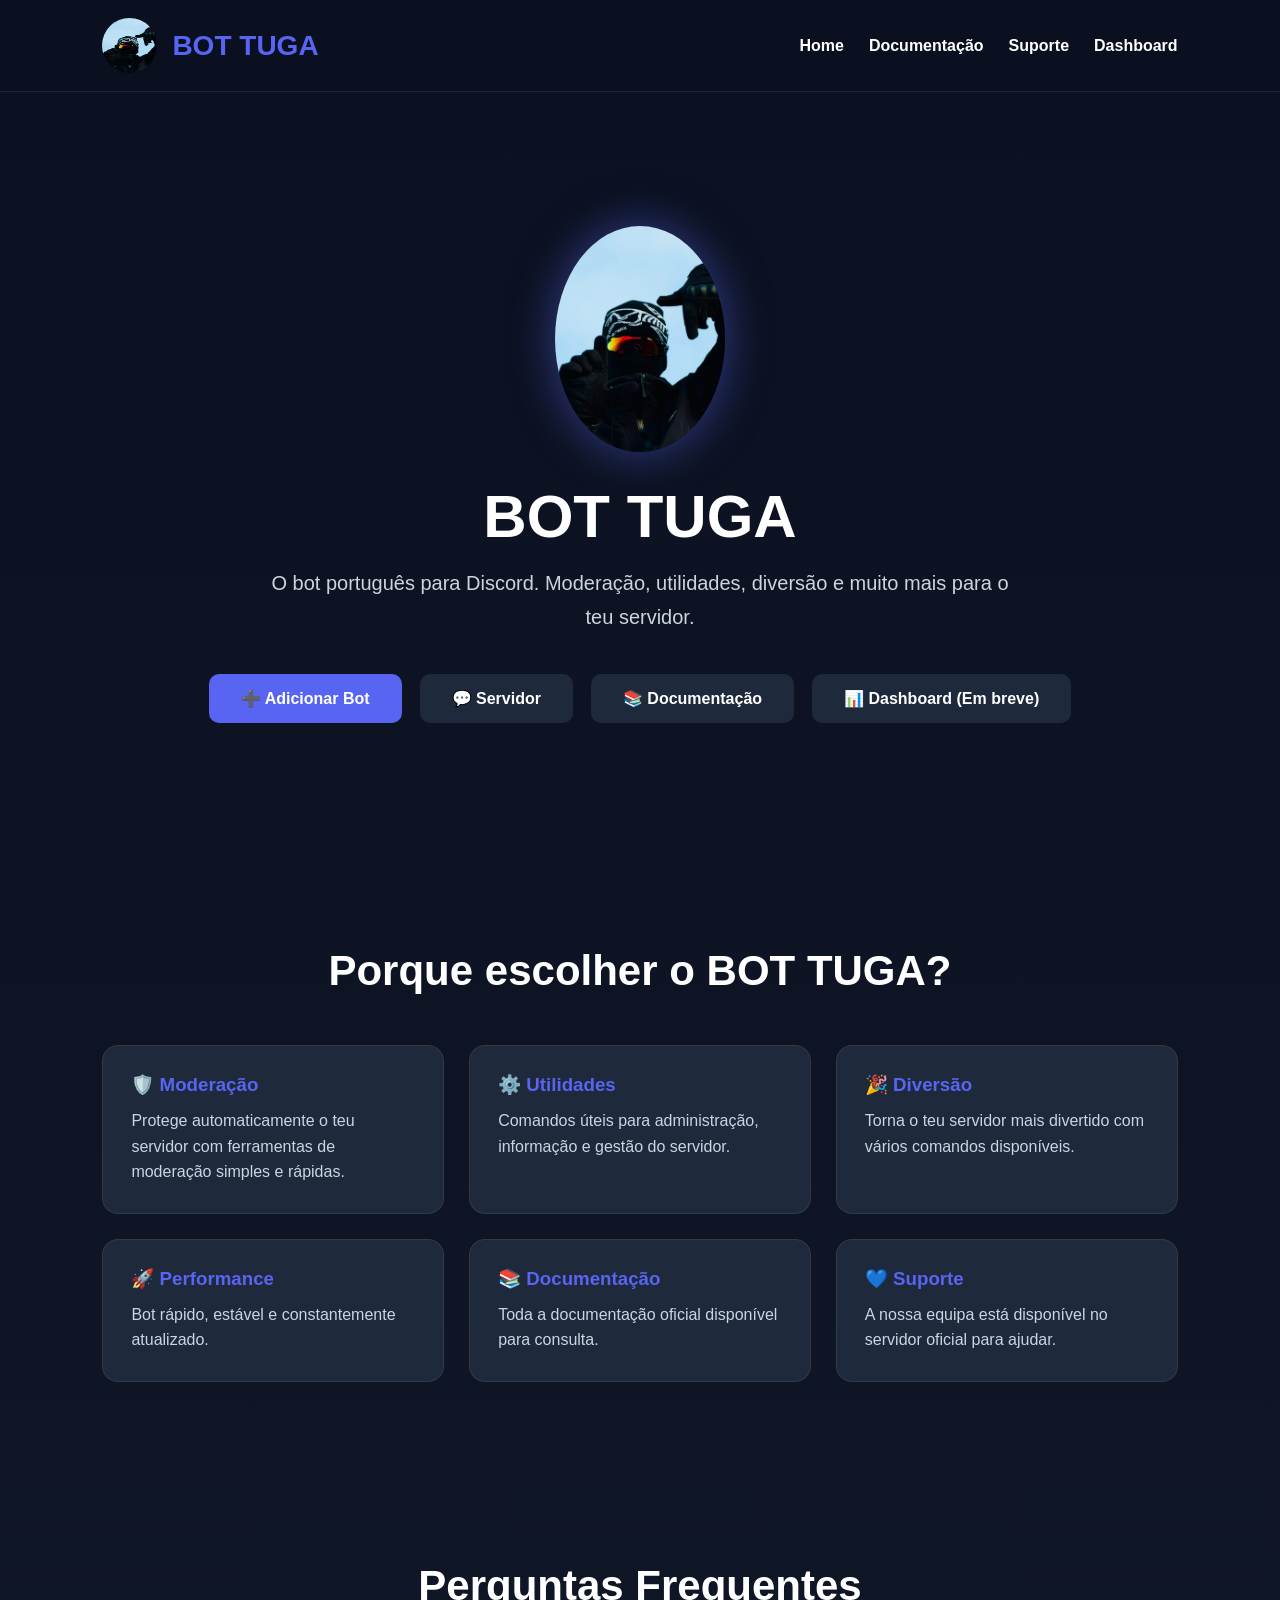
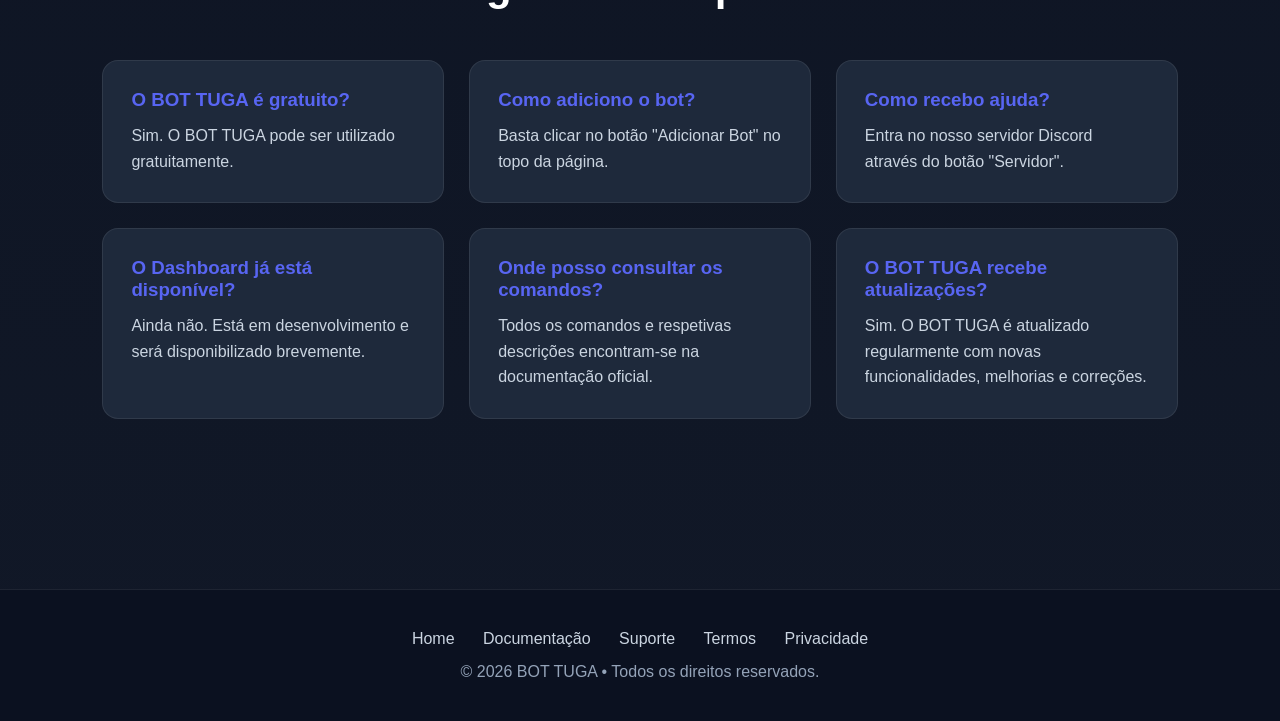
<file: index.html>
<!DOCTYPE html>
<html lang="pt-PT">

<head>

<meta charset="UTF-8">
<meta name="viewport" content="width=device-width, initial-scale=1.0">

<title>BOT TUGA • O Bot Português para Discord</title>

<meta name="description" content="BOT TUGA é um bot Discord português com moderação, utilidades, diversão e muito mais.">

<link rel="icon" href="assets/logo.png">

<link rel="stylesheet" href="css/style.css">

</head>

<body>

<header>

<div class="logo">

<img src="assets/logo.png" alt="BOT TUGA">

<h1>BOT TUGA</h1>

</div>

<nav>

<a href="index.html">Home</a>

<a href="docs.html">Documentação</a>

<a href="support.html">Suporte</a>

<a href="#">Dashboard</a>

</nav>

</header>

<section class="hero">

<img src="assets/logo.png" alt="BOT TUGA">

<h2>BOT TUGA</h2>

<p>

O bot português para Discord.

Moderação, utilidades, diversão e muito mais para o teu servidor.

</p>

<div class="buttons">

<a class="btn"

href="https://discord.com/oauth2/authorize?client_id=1514342669286113502"

target="_blank">

➕ Adicionar Bot

</a>

<a class="btn secondary"

href="https://discord.gg/rmkQbjEg56"

target="_blank">

💬 Servidor

</a>

<a class="btn secondary"

href="docs.html">

📚 Documentação

</a>

<a class="btn secondary"

href="#">

📊 Dashboard (Em breve)

</a>

</div>

</section>

<section>

<h2 class="section-title">

Porque escolher o BOT TUGA?

</h2>

<div class="grid">

<div class="card">

<h3>🛡️ Moderação</h3>

<p>

Protege automaticamente o teu servidor com ferramentas de moderação simples e rápidas.

</p>

</div>

<div class="card">

<h3>⚙️ Utilidades</h3>

<p>

Comandos úteis para administração, informação e gestão do servidor.

</p>

</div>

<div class="card">

<h3>🎉 Diversão</h3>

<p>

Torna o teu servidor mais divertido com vários comandos disponíveis.

</p>

</div>

<div class="card">

<h3>🚀 Performance</h3>

<p>

Bot rápido, estável e constantemente atualizado.

</p>

</div>

<div class="card">

<h3>📚 Documentação</h3>

<p>

Toda a documentação oficial disponível para consulta.

</p>

</div>

<div class="card">

<h3>💙 Suporte</h3>

<p>

A nossa equipa está disponível no servidor oficial para ajudar.

</p>

</div>

</div>

</section>

<section>

<h2 class="section-title">

Perguntas Frequentes

</h2>

<div class="grid">

<div class="card">

<h3>O BOT TUGA é gratuito?</h3>

<p>

Sim. O BOT TUGA pode ser utilizado gratuitamente.

</p>

</div>

<div class="card">

<h3>Como adiciono o bot?</h3>

<p>

Basta clicar no botão "Adicionar Bot" no topo da página.

</p>

</div>

<div class="card">

<h3>Como recebo ajuda?</h3>

<p>

Entra no nosso servidor Discord através do botão "Servidor".

</p>

</div>

<div class="card">

<h3>O Dashboard já está disponível?</h3>

<p>

Ainda não. Está em desenvolvimento e será disponibilizado brevemente.

</p>

</div>

<div class="card">

<h3>Onde posso consultar os comandos?</h3>

<p>

Todos os comandos e respetivas descrições encontram-se na documentação oficial.

</p>

</div>

<div class="card">

<h3>O BOT TUGA recebe atualizações?</h3>

<p>

Sim. O BOT TUGA é atualizado regularmente com novas funcionalidades, melhorias e correções.

</p>

</div>

</div>

</section>

<footer>

<div class="links">

<a href="index.html">Home</a>

<a href="docs.html">Documentação</a>

<a href="support.html">Suporte</a>

<a href="terms.html">Termos</a>

<a href="privacy.html">Privacidade</a>

</div>

<p>

© <span id="year">2026</span> BOT TUGA • Todos os direitos reservados.

</p>

</footer>

<script src="js/script.js"></script>

</body>

</html>
</file>
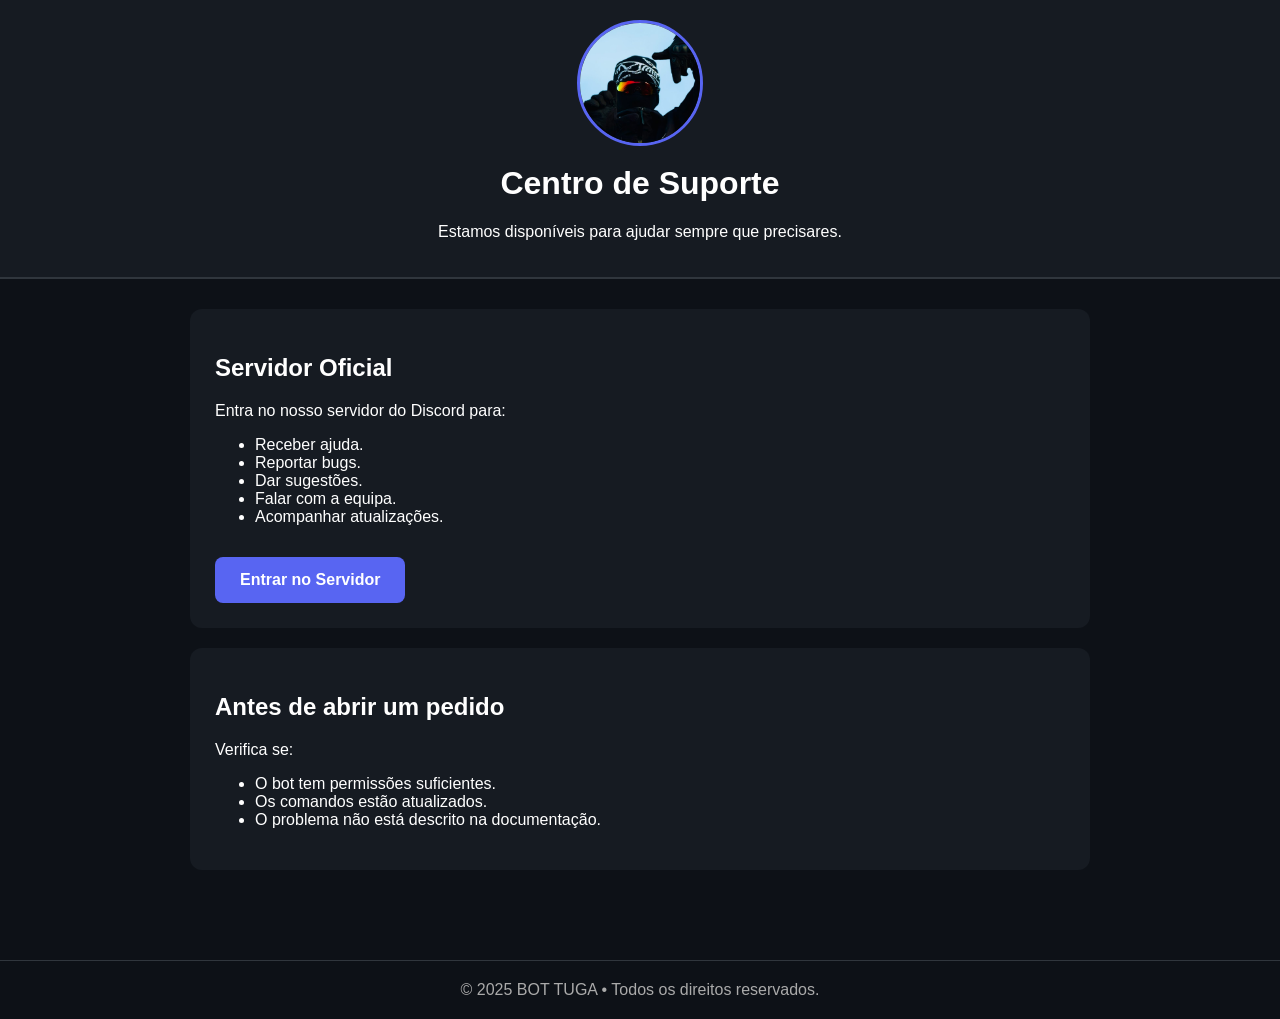
<file: docs.html>
<!DOCTYPE html>
<html lang="pt-PT">
<head>
<meta charset="UTF-8">
<meta name="viewport" content="width=device-width, initial-scale=1.0">
<title>Suporte - BOT TUGA</title>

<style>
body{
margin:0;
font-family:Arial,Helvetica,sans-serif;
background:#0d1117;
color:#fff;
}

header{
background:#161b22;
padding:20px;
text-align:center;
border-bottom:2px solid #30363d;
}

header img{
width:120px;
height:120px;
border-radius:50%;
object-fit:cover;
border:3px solid #5865F2;
}

h1{
margin-top:15px;
}

.container{
max-width:900px;
margin:auto;
padding:30px;
}

.card{
background:#161b22;
padding:25px;
border-radius:12px;
margin-bottom:20px;
}

a.button{
display:inline-block;
background:#5865F2;
color:white;
padding:14px 25px;
text-decoration:none;
border-radius:8px;
margin-top:15px;
font-weight:bold;
}

a.button:hover{
background:#4752c4;
}

footer{
margin-top:40px;
padding:20px;
text-align:center;
border-top:1px solid #30363d;
color:#aaa;
}
</style>
</head>

<body>

<header>

<img src="assets/logo.png" alt="BOT TUGA">

<h1>Centro de Suporte</h1>

<p>Estamos disponíveis para ajudar sempre que precisares.</p>

</header>

<div class="container">

<div class="card">

<h2>Servidor Oficial</h2>

<p>Entra no nosso servidor do Discord para:</p>

<ul>
<li>Receber ajuda.</li>
<li>Reportar bugs.</li>
<li>Dar sugestões.</li>
<li>Falar com a equipa.</li>
<li>Acompanhar atualizações.</li>
</ul>

<a class="button" href="https://discord.gg/rmkQbjEg56" target="_blank">
Entrar no Servidor
</a>

</div>

<div class="card">

<h2>Antes de abrir um pedido</h2>

<p>Verifica se:</p>

<ul>
<li>O bot tem permissões suficientes.</li>
<li>Os comandos estão atualizados.</li>
<li>O problema não está descrito na documentação.</li>
</ul>

</div>

</div>

<footer>

© 2025 BOT TUGA • Todos os direitos reservados.

</footer>

</body>
</html>
</file>
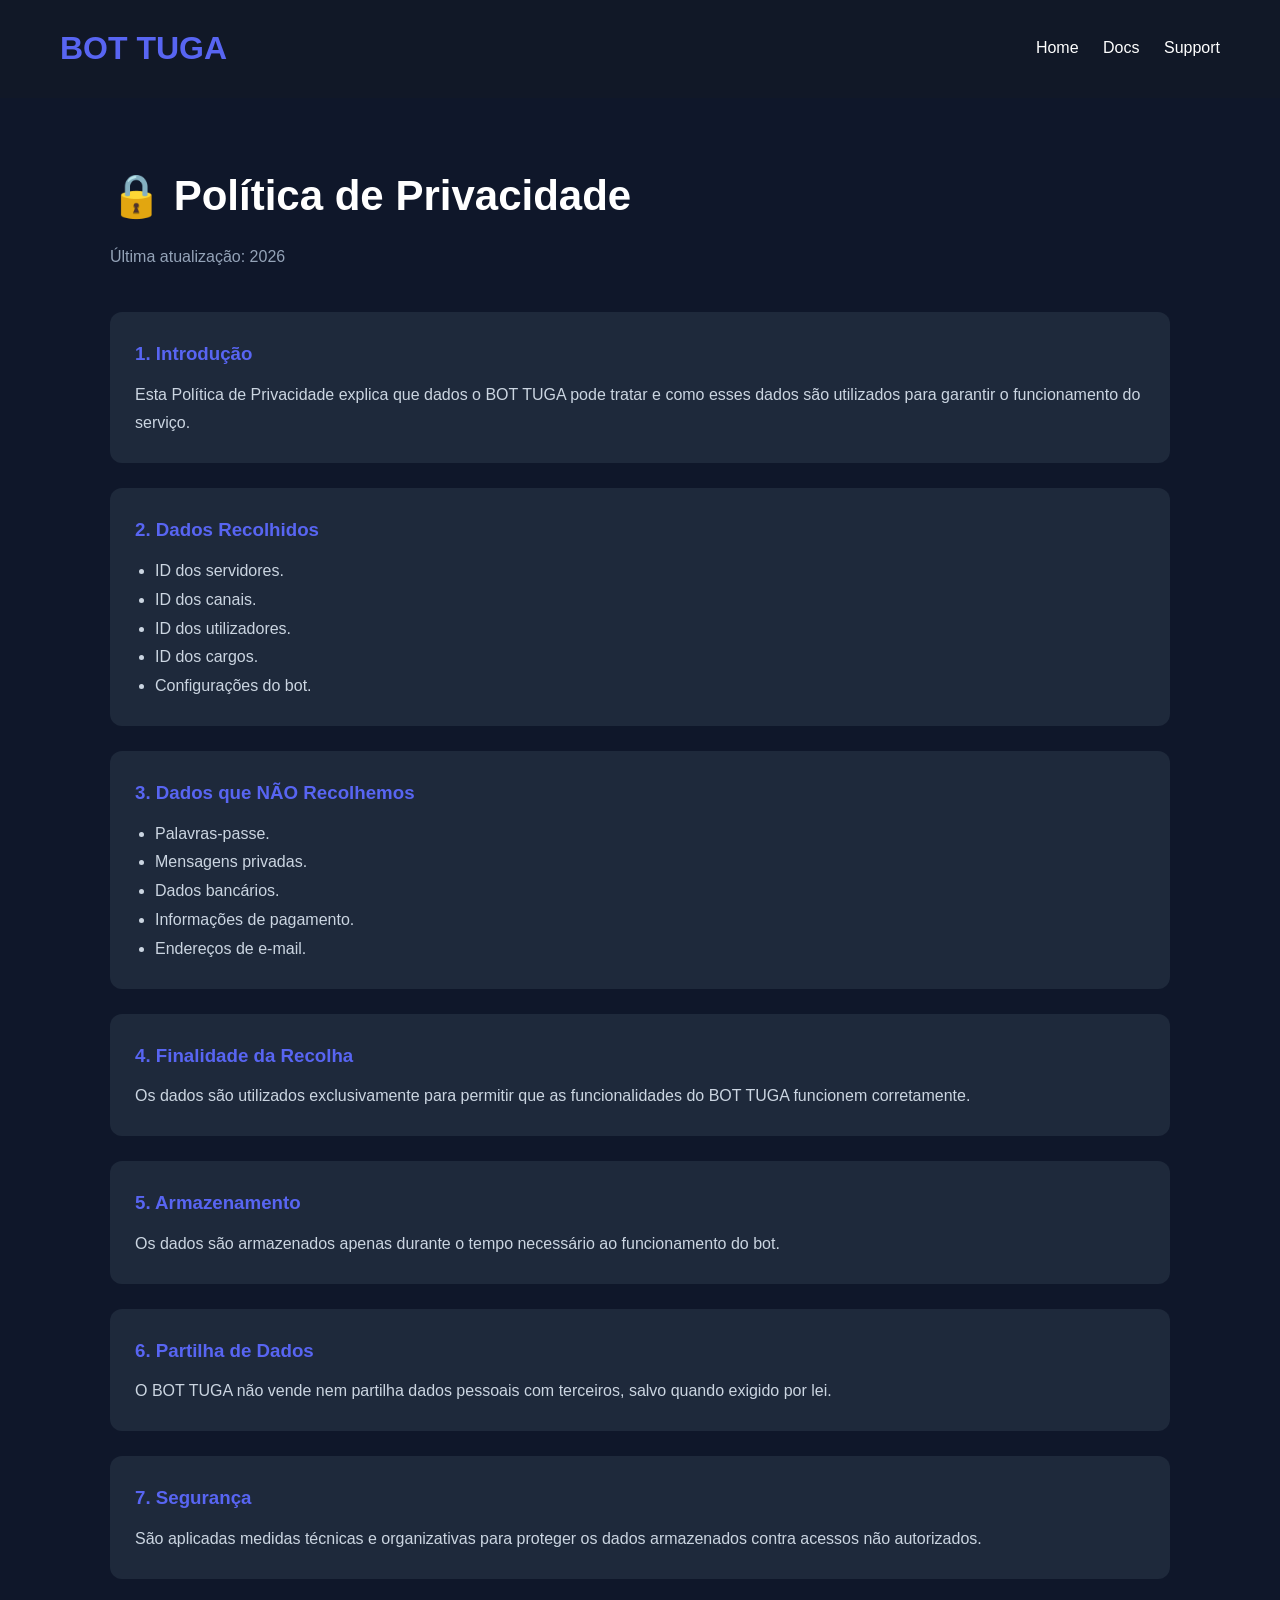
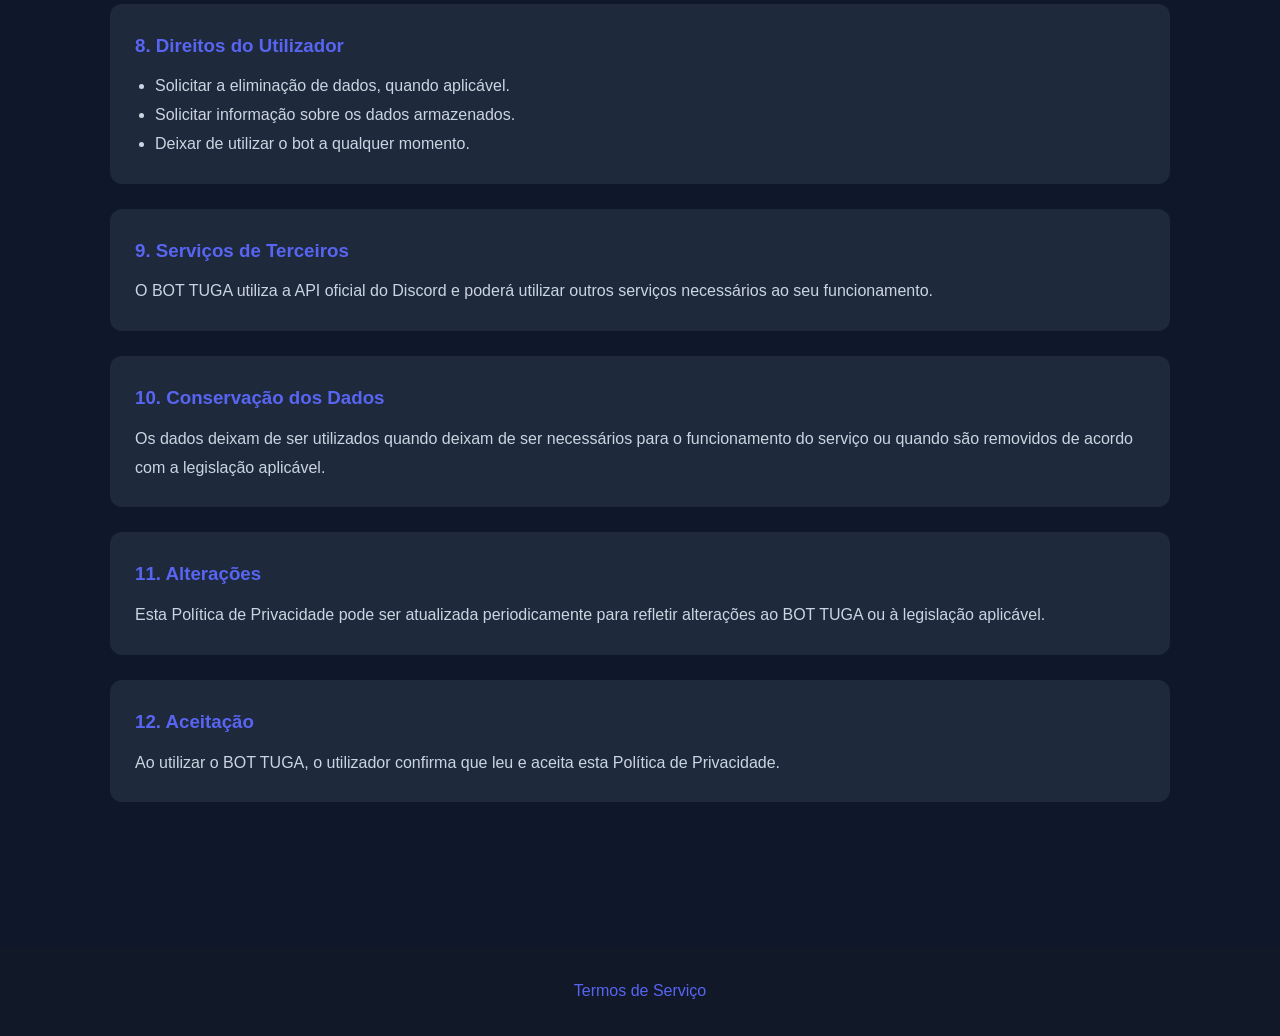
<file: privacy.html>
<!DOCTYPE html>
<html lang="pt-PT">
<head>
<meta charset="UTF-8">
<meta name="viewport" content="width=device-width, initial-scale=1.0">
<title>BOT TUGA • Política de Privacidade</title>

<style>
*{
margin:0;
padding:0;
box-sizing:border-box;
font-family:Arial,Helvetica,sans-serif;
}

body{
background:#0f172a;
color:white;
line-height:1.8;
}

header{
display:flex;
justify-content:space-between;
align-items:center;
padding:20px 60px;
background:#111827;
}

header h1{
color:#5865F2;
}

nav a{
color:white;
text-decoration:none;
margin-left:20px;
}

.container{
max-width:1100px;
margin:auto;
padding:60px 20px;
}

h2{
font-size:42px;
margin-bottom:10px;
}

.updated{
color:#94a3b8;
margin-bottom:40px;
}

.card{
background:#1e293b;
padding:25px;
border-radius:12px;
margin-bottom:25px;
}

.card h3{
color:#5865F2;
margin-bottom:10px;
}

.card p,
.card li{
color:#cbd5e1;
}

.card ul{
margin-left:20px;
margin-top:10px;
}

footer{
padding:30px;
background:#111827;
text-align:center;
margin-top:60px;
}

footer a{
color:#5865F2;
text-decoration:none;
margin:0 10px;
}
</style>

</head>

<body>

<header>

<h1>BOT TUGA</h1>

<nav>
<a href="index.html">Home</a>
<a href="docs.html">Docs</a>
<a href="support.html">Support</a>
</nav>

</header>

<div class="container">

<h2>🔒 Política de Privacidade</h2>

<p class="updated">
Última atualização: 2026
</p>

<div class="card">
<h3>1. Introdução</h3>
<p>Esta Política de Privacidade explica que dados o BOT TUGA pode tratar e como esses dados são utilizados para garantir o funcionamento do serviço.</p>
</div>

<div class="card">
<h3>2. Dados Recolhidos</h3>
<ul>
<li>ID dos servidores.</li>
<li>ID dos canais.</li>
<li>ID dos utilizadores.</li>
<li>ID dos cargos.</li>
<li>Configurações do bot.</li>
</ul>
</div>

<div class="card">
<h3>3. Dados que NÃO Recolhemos</h3>
<ul>
<li>Palavras-passe.</li>
<li>Mensagens privadas.</li>
<li>Dados bancários.</li>
<li>Informações de pagamento.</li>
<li>Endereços de e-mail.</li>
</ul>
</div>

<div class="card">
<h3>4. Finalidade da Recolha</h3>
<p>Os dados são utilizados exclusivamente para permitir que as funcionalidades do BOT TUGA funcionem corretamente.</p>
</div>

<div class="card">
<h3>5. Armazenamento</h3>
<p>Os dados são armazenados apenas durante o tempo necessário ao funcionamento do bot.</p>
</div>

<div class="card">
<h3>6. Partilha de Dados</h3>
<p>O BOT TUGA não vende nem partilha dados pessoais com terceiros, salvo quando exigido por lei.</p>
</div>

<div class="card">
<h3>7. Segurança</h3>
<p>São aplicadas medidas técnicas e organizativas para proteger os dados armazenados contra acessos não autorizados.</p>
</div>

<div class="card">
<h3>8. Direitos do Utilizador</h3>
<ul>
<li>Solicitar a eliminação de dados, quando aplicável.</li>
<li>Solicitar informação sobre os dados armazenados.</li>
<li>Deixar de utilizar o bot a qualquer momento.</li>
</ul>
</div>

<div class="card">
<h3>9. Serviços de Terceiros</h3>
<p>O BOT TUGA utiliza a API oficial do Discord e poderá utilizar outros serviços necessários ao seu funcionamento.</p>
</div>

<div class="card">
<h3>10. Conservação dos Dados</h3>
<p>Os dados deixam de ser utilizados quando deixam de ser necessários para o funcionamento do serviço ou quando são removidos de acordo com a legislação aplicável.</p>
</div>

<div class="card">
<h3>11. Alterações</h3>
<p>Esta Política de Privacidade pode ser atualizada periodicamente para refletir alterações ao BOT TUGA ou à legislação aplicável.</p>
</div>

<div class="card">
<h3>12. Aceitação</h3>
<p>Ao utilizar o BOT TUGA, o utilizador confirma que leu e aceita esta Política de Privacidade.</p>
</div>

</div>

<footer>

<a href="terms.html">Termos de Serviço</a>

</footer>

</body>
</html>
</file>
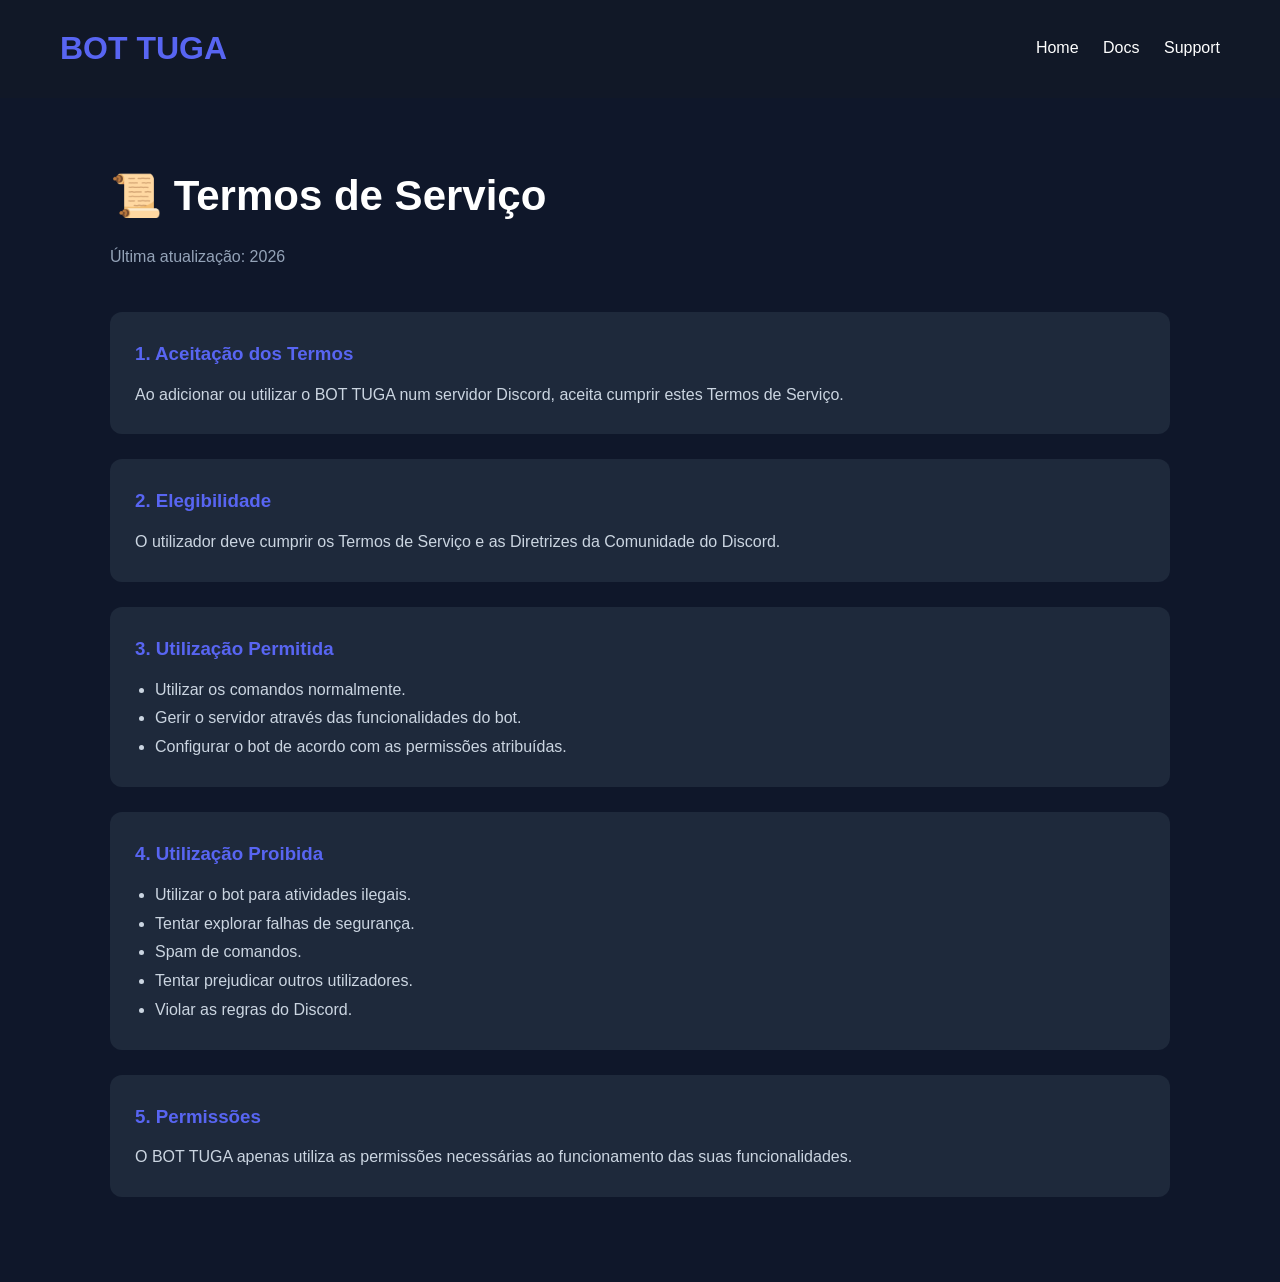
<file: terms.html>
<!DOCTYPE html>
<html lang="pt-PT">
<head>
<meta charset="UTF-8">
<meta name="viewport" content="width=device-width, initial-scale=1.0">
<title>BOT TUGA • Termos de Serviço</title>

<style>
*{
margin:0;
padding:0;
box-sizing:border-box;
font-family:Arial,Helvetica,sans-serif;
}

body{
background:#0f172a;
color:white;
line-height:1.8;
}

header{
display:flex;
justify-content:space-between;
align-items:center;
padding:20px 60px;
background:#111827;
}

header h1{
color:#5865F2;
}

nav a{
color:white;
text-decoration:none;
margin-left:20px;
}

.container{
max-width:1100px;
margin:auto;
padding:60px 20px;
}

h2{
font-size:42px;
margin-bottom:10px;
}

.updated{
color:#94a3b8;
margin-bottom:40px;
}

.card{
background:#1e293b;
padding:25px;
border-radius:12px;
margin-bottom:25px;
}

.card h3{
color:#5865F2;
margin-bottom:10px;
}

.card p,
.card li{
color:#cbd5e1;
}

.card ul{
margin-left:20px;
margin-top:10px;
}

footer{
padding:30px;
background:#111827;
text-align:center;
margin-top:60px;
}

footer a{
color:#5865F2;
text-decoration:none;
margin:0 10px;
}

</style>
</head>

<body>

<header>

<h1>BOT TUGA</h1>

<nav>
<a href="index.html">Home</a>
<a href="docs.html">Docs</a>
<a href="support.html">Support</a>
</nav>

</header>

<div class="container">

<h2>📜 Termos de Serviço</h2>

<p class="updated">
Última atualização: 2026
</p>

<div class="card">
<h3>1. Aceitação dos Termos</h3>
<p>Ao adicionar ou utilizar o BOT TUGA num servidor Discord, aceita cumprir estes Termos de Serviço.</p>
</div>

<div class="card">
<h3>2. Elegibilidade</h3>
<p>O utilizador deve cumprir os Termos de Serviço e as Diretrizes da Comunidade do Discord.</p>
</div>

<div class="card">
<h3>3. Utilização Permitida</h3>
<ul>
<li>Utilizar os comandos normalmente.</li>
<li>Gerir o servidor através das funcionalidades do bot.</li>
<li>Configurar o bot de acordo com as permissões atribuídas.</li>
</ul>
</div>

<div class="card">
<h3>4. Utilização Proibida</h3>
<ul>
<li>Utilizar o bot para atividades ilegais.</li>
<li>Tentar explorar falhas de segurança.</li>
<li>Spam de comandos.</li>
<li>Tentar prejudicar outros utilizadores.</li>
<li>Violar as regras do Discord.</li>
</ul>
</div>

<div class="card">
<h3>5. Permissões</h3>
<p>O BOT TUGA apenas utiliza as permissões necessárias ao funcionamento das suas funcionalidades.</p>
</div>

<div class
</file>
<file: css/style.css>
/* ===========================
   BOT TUGA - STYLE.CSS
=========================== */

:root{
    --bg:#0b1120;
    --bg2:#111827;
    --card:#1e293b;
    --primary:#5865F2;
    --primary-hover:#4752c4;
    --text:#ffffff;
    --muted:#cbd5e1;
    --border:rgba(255,255,255,.08);
}

*{
    margin:0;
    padding:0;
    box-sizing:border-box;
    font-family:Arial,Helvetica,sans-serif;
    scroll-behavior:smooth;
}

body{
    background:linear-gradient(180deg,#0b1120,#111827);
    color:var(--text);
}

img{
    max-width:100%;
}

a{
    color:inherit;
    text-decoration:none;
}

header{
    position:sticky;
    top:0;
    z-index:1000;
    display:flex;
    justify-content:space-between;
    align-items:center;
    padding:18px 8%;
    backdrop-filter:blur(15px);
    background:rgba(11,17,32,.85);
    border-bottom:1px solid var(--border);
}

.logo{
    display:flex;
    align-items:center;
    gap:15px;
}

.logo img{
    width:55px;
    height:55px;
    border-radius:50%;
}

.logo h1{
    font-size:28px;
    color:var(--primary);
}

nav{
    display:flex;
    gap:25px;
}

nav a{
    transition:.3s;
    font-weight:bold;
}

nav a:hover{
    color:var(--primary);
}

.hero{
    min-height:85vh;
    display:flex;
    align-items:center;
    justify-content:center;
    flex-direction:column;
    text-align:center;
    padding:40px 20px;
}

.hero img{
    width:170px;
    border-radius:50%;
    margin-bottom:30px;
    box-shadow:0 0 45px rgba(88,101,242,.5);
}

.hero h2{
    font-size:60px;
    margin-bottom:15px;
}

.hero p{
    max-width:750px;
    color:var(--muted);
    font-size:20px;
    line-height:1.7;
}

.buttons{
    display:flex;
    gap:18px;
    flex-wrap:wrap;
    justify-content:center;
    margin-top:40px;
}

.btn{
    padding:15px 32px;
    background:var(--primary);
    border-radius:10px;
    transition:.3s;
    font-weight:bold;
}

.btn:hover{
    background:var(--primary-hover);
    transform:translateY(-4px);
}

.btn.secondary{
    background:var(--card);
}

section{
    padding:90px 8%;
}

.section-title{
    text-align:center;
    font-size:42px;
    margin-bottom:50px;
}

.grid{
    display:grid;
    grid-template-columns:repeat(auto-fit,minmax(260px,1fr));
    gap:25px;
}

.card{
    background:var(--card);
    border:1px solid var(--border);
    border-radius:16px;
    padding:28px;
    transition:.3s;
}

.card:hover{
    transform:translateY(-8px);
    border-color:var(--primary);
}

.card h3{
    color:var(--primary);
    margin-bottom:12px;
}

.card p{
    color:var(--muted);
    line-height:1.6;
}

footer{
    margin-top:80px;
    background:#0b1120;
    border-top:1px solid var(--border);
    padding:40px;
    text-align:center;
}

footer .links{
    margin-bottom:15px;
}

footer .links a{
    margin:0 12px;
    color:var(--muted);
}

footer .links a:hover{
    color:var(--primary);
}

footer p{
    color:#94a3b8;
}

@media(max-width:900px){

header{
    flex-direction:column;
    gap:20px;
}

nav{
    flex-wrap:wrap;
    justify-content:center;
}

.hero h2{
    font-size:42px;
}

.hero p{
    font-size:18px;
}

.buttons{
    flex-direction:column;
    width:100%;
}

.btn{
    width:100%;
}

  }
</file>
